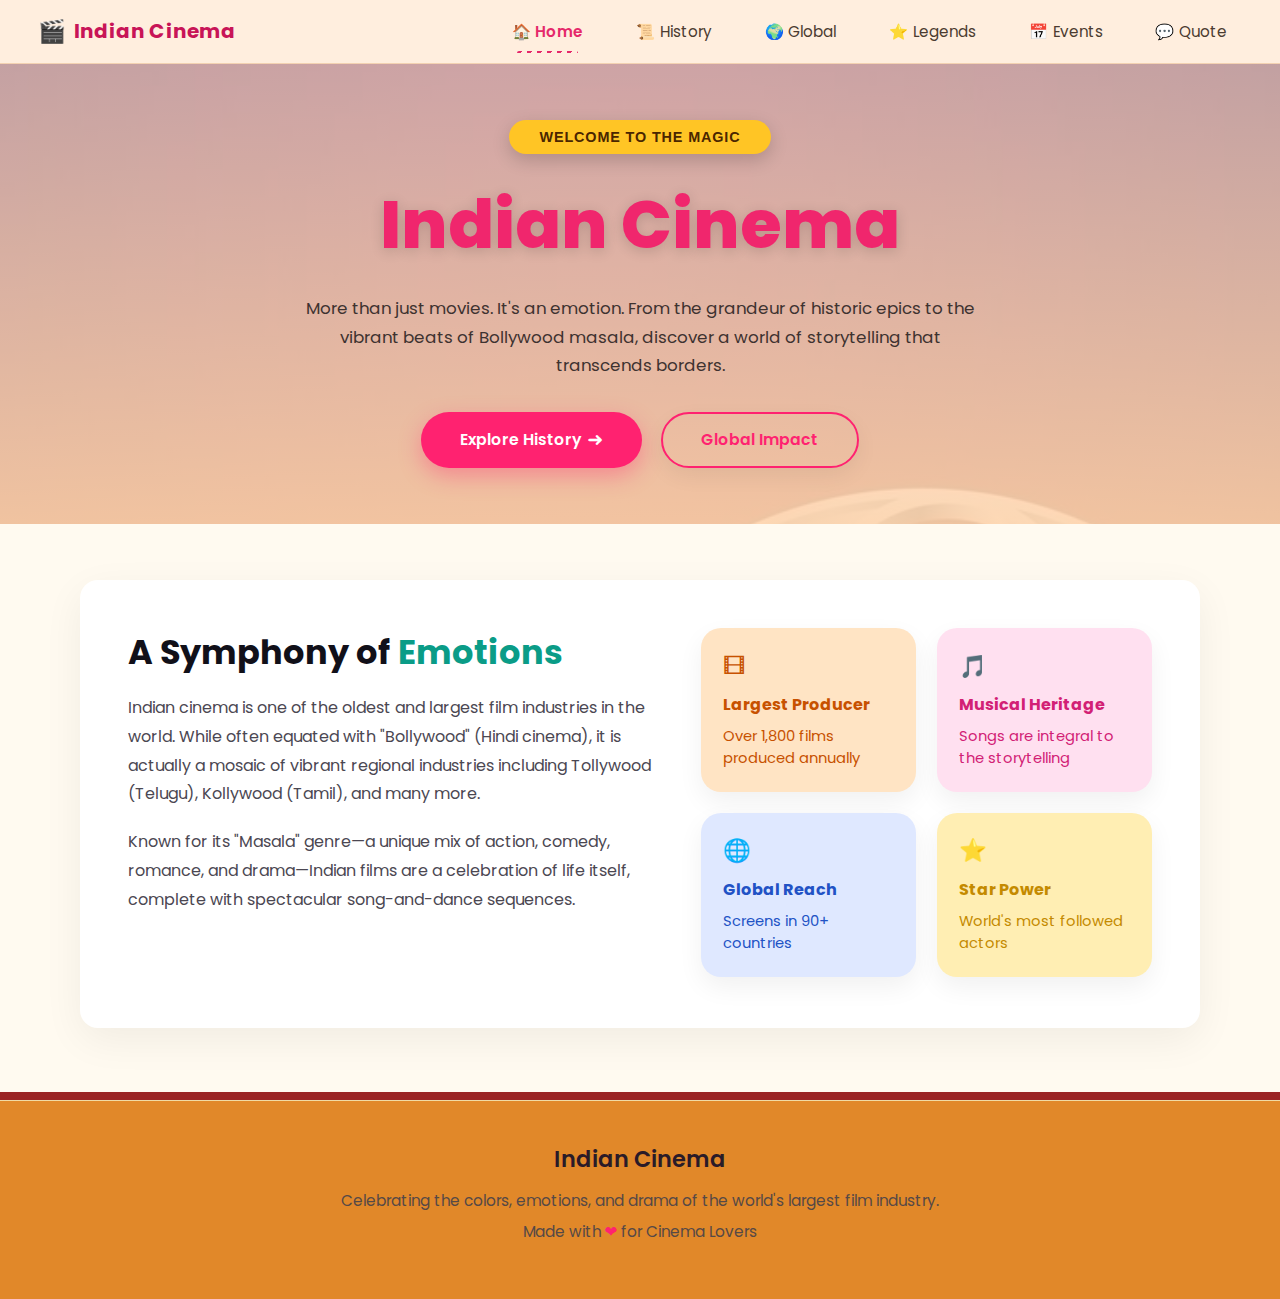
<file: index.html>
<!DOCTYPE html>
<html lang="en">
<head>
    <meta charset="UTF-8">
    <title>Indian Cinema – Home</title>
    <meta name="viewport" content="width=device-width, initial-scale=1.0">

    <!-- Google Font -->
    <link href="https://fonts.googleapis.com/css2?family=Poppins:wght@300;400;600;700;800&display=swap" rel="stylesheet">

    <!-- Home page CSS -->
    <link rel="stylesheet" href="index.css">
</head>
<body>

<!-- ========== NAVBAR ========== -->
<header class="topbar">
    <div class="brand">
        <span class="brand-icon">🎬</span>
        <span class="brand-name">Indian Cinema</span>
    </div>

    <nav class="nav" aria-label="Main navigation">
        <a href="index.html" class="nav-link active">
            <span class="nav-icon">🏠</span>
            <span>Home</span>
        </a>
        <a href="history.html" class="nav-link">
            <span class="nav-icon">📜</span>
            <span>History</span>
        </a>
        <a href="global.html" class="nav-link">
            <span class="nav-icon">🌍</span>
            <span>Global</span>
        </a>
        <a href="legend.html" class="nav-link">
            <span class="nav-icon">⭐</span>
            <span>Legends</span>
        </a>
        <a href="events.html" class="nav-link">
            <span class="nav-icon">📅</span>
            <span>Events</span>
        </a>
        <a href="quote.html" class="nav-link">
            <span class="nav-icon">💬</span>
            <span>Quote</span>
        </a>
    </nav>
</header>

<!-- ========== HERO SECTION ========== -->
<section class="hero">
    <!-- Set your background image in CSS as home-hero.jpg -->
    <div class="hero-overlay"></div>

    <div class="hero-inner">
        <button class="chip" type="button">WELCOME TO THE MAGIC</button>

        <h1 class="hero-title">Indian Cinema</h1>

        <p class="hero-text">
            More than just movies. It's an emotion. From the grandeur of historic epics
            to the vibrant beats of Bollywood masala, discover a world of storytelling
            that transcends borders.
        </p>

        <div class="hero-buttons">
            <a href="history.html" class="btn btn-primary">
                Explore History
                <span class="btn-arrow">➜</span>
            </a>
            <a href="global.html" class="btn btn-outline">
                Global Impact
            </a>
        </div>
    </div>
</section>

<!-- ========== ABOUT / FEATURE SECTION ========== -->
<main>
    <section class="about-section">
        <div class="about-wrapper">
            <!-- Left: Text block -->
            <div class="about-text">
                <h2 class="about-heading">
                    A Symphony of <span>Emotions</span>
                </h2>

                <p>
                    Indian cinema is one of the oldest and largest film industries in the world. While often equated
                    with "Bollywood" (Hindi cinema), it is actually a mosaic of vibrant regional industries including
                    Tollywood (Telugu), Kollywood (Tamil), and many more.
                </p>

                <p>
                    Known for its "Masala" genre—a unique mix of action, comedy, romance, and drama—Indian films are a
                    celebration of life itself, complete with spectacular song-and-dance sequences.
                </p>
            </div>

            <!-- Right: Feature cards grid -->
            <div class="feature-grid">
                <article class="feature-card feature-orange">
                    <div class="feature-icon">🎞</div>
                    <h3>Largest Producer</h3>
                    <p>Over 1,800 films produced annually</p>
                </article>

                <article class="feature-card feature-pink">
                    <div class="feature-icon">🎵</div>
                    <h3>Musical Heritage</h3>
                    <p>Songs are integral to the storytelling</p>
                </article>

                <article class="feature-card feature-blue">
                    <div class="feature-icon">🌐</div>
                    <h3>Global Reach</h3>
                    <p>Screens in 90+ countries</p>
                </article>

                <article class="feature-card feature-yellow">
                    <div class="feature-icon">⭐</div>
                    <h3>Star Power</h3>
                    <p>World's most followed actors</p>
                </article>
            </div>
        </div>
    </section>
</main>

<!-- ========== FOOTER ========== -->
<footer class="footer">
    <h3>Indian Cinema</h3>
    <p>Celebrating the colors, emotions, and drama of the world's largest film industry.</p>
    <p class="footer-made">
        Made with <span class="heart">❤</span> for Cinema Lovers
    </p>
</footer>

</body>
</html>
</file>
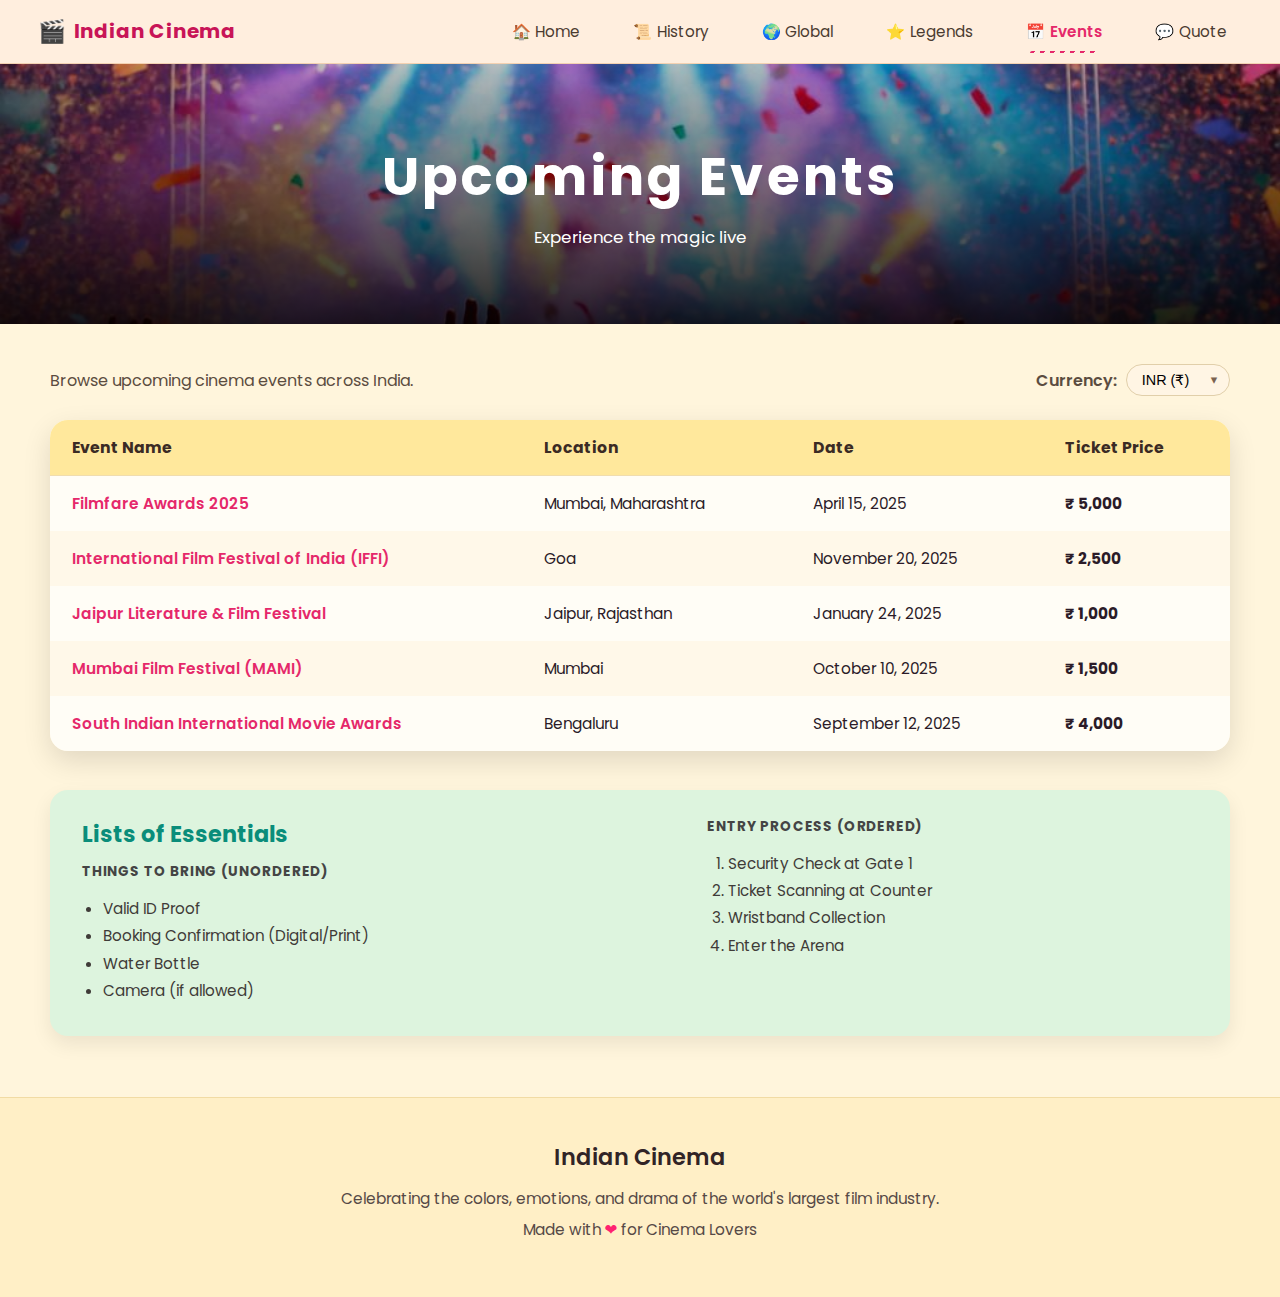
<file: events.html>
<!DOCTYPE html>
<html lang="en">
<head>
    <meta charset="UTF-8">
    <title>Indian Cinema – Upcoming Events</title>
    <meta name="viewport" content="width=device-width, initial-scale=1.0">

    <!-- Google Font -->
    <link href="https://fonts.googleapis.com/css2?family=Poppins:wght@300;400;600;700;800&display=swap" rel="stylesheet">

    <!-- Page CSS -->
    <link rel="stylesheet" href="events.css">
</head>
<body>

<!-- ========== NAVBAR ========== -->
<header class="topbar">
    <div class="brand">
        <span class="brand-icon">🎬</span>
        <span class="brand-name">Indian Cinema</span>
    </div>

    <nav class="nav" aria-label="Main navigation">
        <a href="home.html" class="nav-link">
            <span class="nav-icon">🏠</span>
            <span>Home</span>
        </a>
        <a href="history.html" class="nav-link">
            <span class="nav-icon">📜</span>
            <span>History</span>
        </a>
        <a href="global.html" class="nav-link">
            <span class="nav-icon">🌍</span>
            <span>Global</span>
        </a>
        <a href="legend.html" class="nav-link">
            <span class="nav-icon">⭐</span>
            <span>Legends</span>
        </a>
        <a href="events.html" class="nav-link active">
            <span class="nav-icon">📅</span>
            <span>Events</span>
        </a>
        <a href="quote.html" class="nav-link">
            <span class="nav-icon">💬</span>
            <span>Quote</span>
        </a>
    </nav>
</header>

<!-- ========== HERO BANNER ========== -->
<section class="hero">
    <!-- put your festival banner as events-hero.jpg or change URL in CSS -->
    <div class="hero-overlay"></div>
    <div class="hero-content">
        <h1>Upcoming Events</h1>
        <p>Experience the magic live</p>
    </div>
</section>

<!-- ========== MAIN CONTENT ========== -->
<main class="events-main">

    <!-- Intro + currency selector -->
    <section class="events-intro">
        <p>Browse upcoming cinema events across India.</p>

        <div class="currency-wrapper" aria-label="Currency selector">
            <span class="currency-label">Currency:</span>
            <div class="currency-select">
                <select id="currencySelect">
                    <option value="INR" selected>INR (₹)</option>
                    <option value="USD">USD ($)</option>
                    <option value="EUR">EUR (€)</option>
                    <option value="GBP">GBP (£)</option>
                </select>
            </div>
        </div>
    </section>

    <!-- Events table -->
    <section class="events-table-section" aria-label="Upcoming cinema events">
        <div class="table-wrapper">
            <table class="events-table">
                <thead>
                    <tr>
                        <th scope="col">Event Name</th>
                        <th scope="col">Location</th>
                        <th scope="col">Date</th>
                        <th scope="col">Ticket Price</th>
                    </tr>
                </thead>
                <tbody>
                    <tr>
                        <td class="event-name">
                            <a href="#" class="event-link">Filmfare Awards 2025</a>
                        </td>
                        <td>Mumbai, Maharashtra</td>
                        <td>April 15, 2025</td>
                        <td class="price" data-base="5000"></td>
                    </tr>
                    <tr>
                        <td class="event-name">
                            <a href="#" class="event-link">International Film Festival of India (IFFI)</a>
                        </td>
                        <td>Goa</td>
                        <td>November 20, 2025</td>
                        <td class="price" data-base="2500"></td>
                    </tr>
                    <tr>
                        <td class="event-name">
                            <a href="#" class="event-link">Jaipur Literature &amp; Film Festival</a>
                        </td>
                        <td>Jaipur, Rajasthan</td>
                        <td>January 24, 2025</td>
                        <td class="price" data-base="1000"></td>
                    </tr>
                    <tr>
                        <td class="event-name">
                            <a href="#" class="event-link">Mumbai Film Festival (MAMI)</a>
                        </td>
                        <td>Mumbai</td>
                        <td>October 10, 2025</td>
                        <td class="price" data-base="1500"></td>
                    </tr>
                    <tr>
                        <td class="event-name">
                            <a href="#" class="event-link">South Indian International Movie Awards</a>
                        </td>
                        <td>Bengaluru</td>
                        <td>September 12, 2025</td>
                        <td class="price" data-base="4000"></td>
                    </tr>
                </tbody>
            </table>
        </div>
    </section>

    <!-- Lists of Essentials (ordered / unordered) -->
    <section class="essentials-section">
        <div class="essentials-card">
            <div class="essentials-grid">
                <div class="essentials-column">
                    <h2>Lists of Essentials</h2>
                    <h3>Things to bring (unordered)</h3>
                    <ul>
                        <li>Valid ID Proof</li>
                        <li>Booking Confirmation (Digital/Print)</li>
                        <li>Water Bottle</li>
                        <li>Camera (if allowed)</li>
                    </ul>
                </div>
                <div class="essentials-column">
                    <h3>Entry Process (ordered)</h3>
                    <ol>
                        <li>Security Check at Gate 1</li>
                        <li>Ticket Scanning at Counter</li>
                        <li>Wristband Collection</li>
                        <li>Enter the Arena</li>
                    </ol>
                </div>
            </div>
        </div>
    </section>
</main>

<!-- ========== FOOTER (same style as home) ========== -->
<footer class="footer">
    <h3>Indian Cinema</h3>
    <p>Celebrating the colors, emotions, and drama of the world's largest film industry.</p>
    <p class="footer-made">
        Made with <span class="heart">❤</span> for Cinema Lovers
    </p>
</footer>

<!-- ========== SIMPLE CURRENCY SCRIPT ========== -->
<script>
    // Base prices are in INR
    const rates = {
        INR: { symbol: "₹", factor: 1 },
        USD: { symbol: "$", factor: 0.012 },  // approx
        EUR: { symbol: "€", factor: 0.011 },  // approx
        GBP: { symbol: "£", factor: 0.0095 }  // approx
    };

    function updatePrices(currency) {
        const { symbol, factor } = rates[currency];
        document.querySelectorAll(".price").forEach(cell => {
            const baseInr = Number(cell.getAttribute("data-base")) || 0;
            const converted = Math.round(baseInr * factor);
            const value = currency === "INR" ? baseInr : converted;
            cell.textContent = symbol + " " + value.toLocaleString("en-IN");
        });
    }

    document.addEventListener("DOMContentLoaded", () => {
        const select = document.getElementById("currencySelect");
        updatePrices(select.value);

        select.addEventListener("change", () => {
            updatePrices(select.value);
        });
    });
</script>

</body>
</html>
</file>
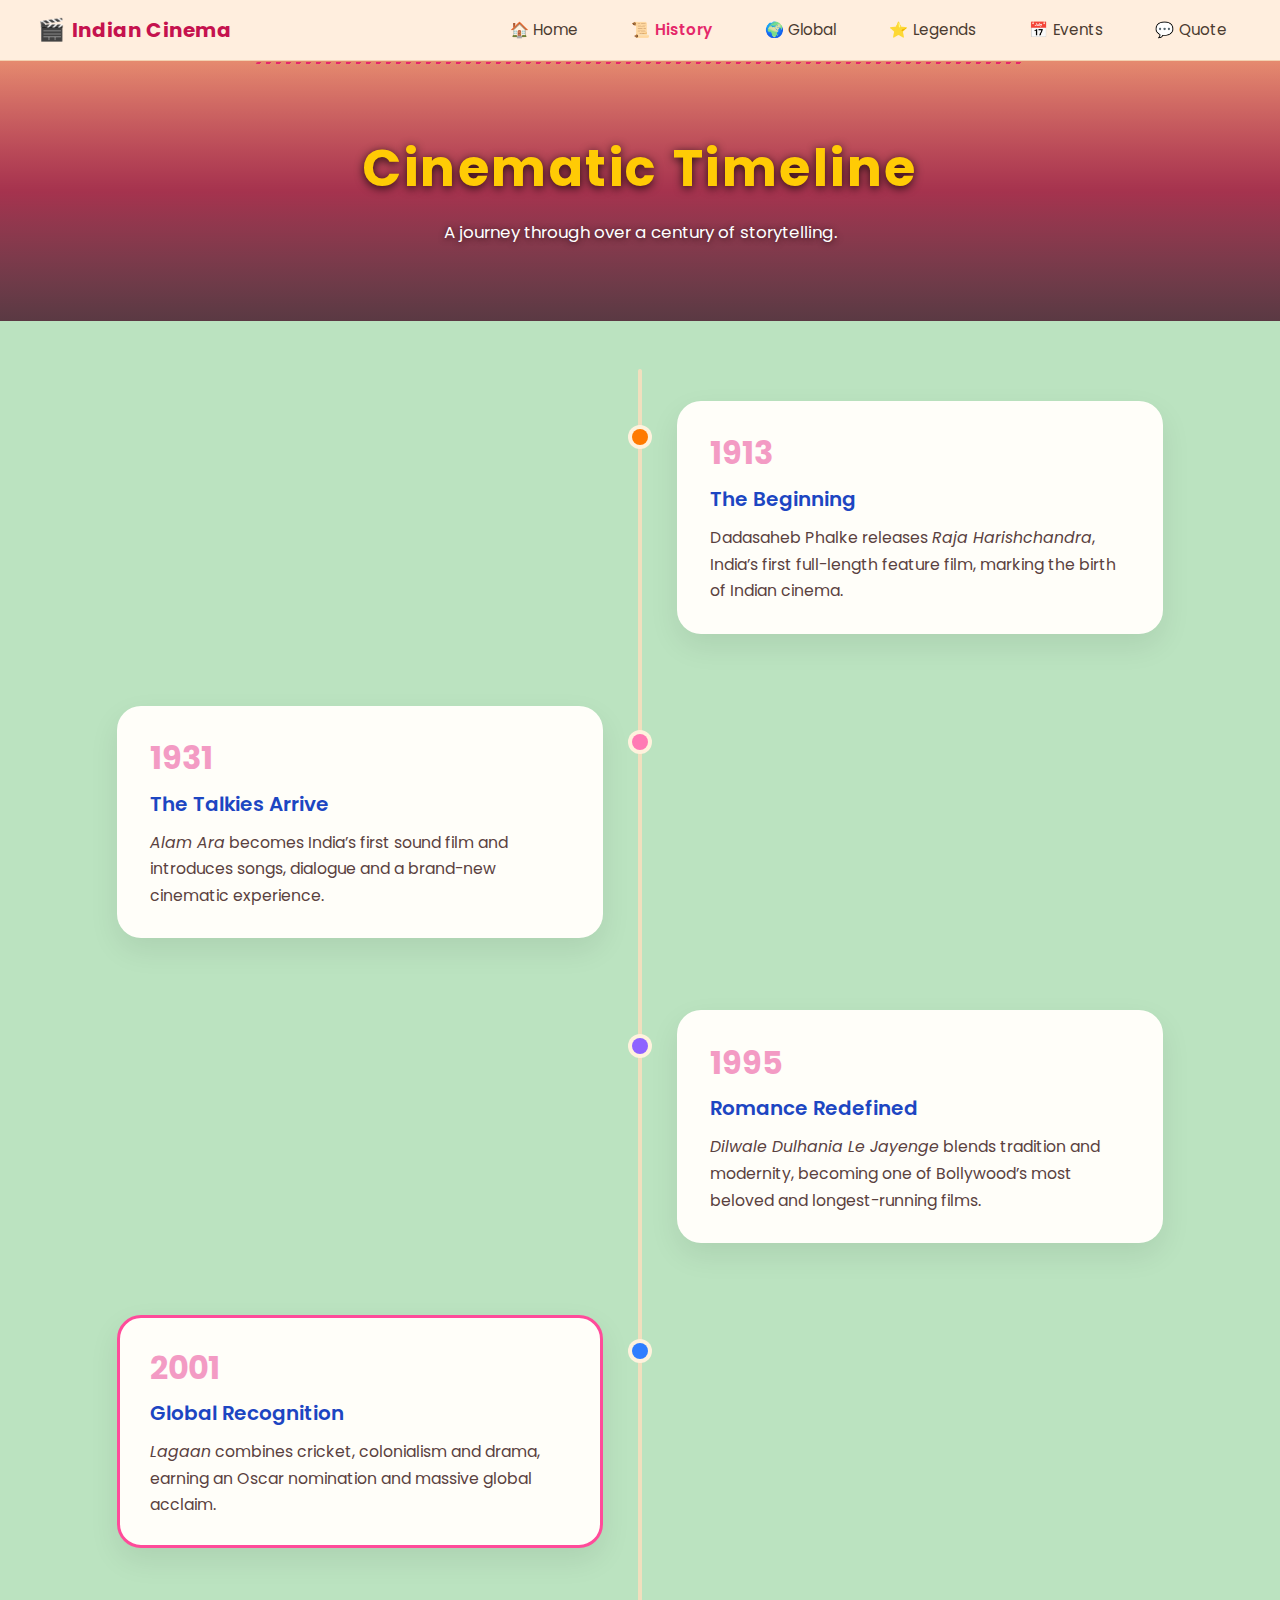
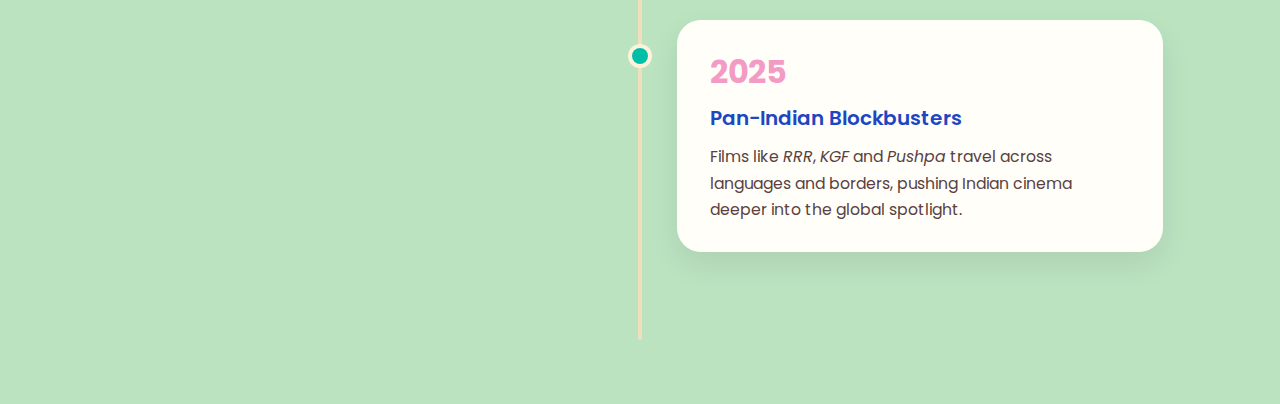
<file: history.html>
<!DOCTYPE html>
<html lang="en">
<head>
    <title>Indian Cinema – Cinematic Timeline</title>
    

    <!-- Optional Google Font (looks similar to screenshot) -->
    <link href="https://fonts.googleapis.com/css2?family=Poppins:wght@300;400;600;700&display=swap" rel="stylesheet">

    <!-- Page CSS -->
    <link rel="stylesheet" href="history.css">
</head>
<body>

<!-- ================= NAVBAR ================= -->
<header class="topbar">
    <div class="brand">
        <span class="brand-icon">🎬</span>
        <span class="brand-name">Indian Cinema</span>
    </div>

    <nav class="nav" aria-label="Main navigation">
        <a href="home.html" class="nav-link">
            <span class="nav-icon">🏠</span>
            <span>Home</span>
        </a>
        <a href="#" class="nav-link active">
            <span class="nav-icon">📜</span>
            <span>History</span>
        </a>
        <a href="global.html" class="nav-link">
            <span class="nav-icon">🌍</span>
            <span>Global</span>
        </a>
        <a href="legend.html" class="nav-link">
            <span class="nav-icon">⭐</span>
            <span>Legends</span>
        </a>
        <a href="events.html" class="nav-link">
            <span class="nav-icon">📅</span>
            <span>Events</span>
        </a>
        <a href="quote.html" class="nav-link">
            <span class="nav-icon">💬</span>
            <span>Quote</span>
        </a>
    </nav>
</header>

<!-- HERO  -->
<section class="hero" aria-labelledby="hero-title">
    <!-- Use any poster-style image and name it history-hero.jpg, or change in CSS -->
    <div class="hero-overlay"></div>

    <div class="hero-content">
        <h1 id="hero-title">Cinematic Timeline</h1>
        <p>A journey through over a century of storytelling.</p>
    </div>
</section>

<!-- TIMELINE -->
<main class="main">
    <section class="timeline-section" aria-label="History of Indian cinema timeline">
        <div class="timeline">

            <!-- 1913 - RIGHT -->
            <article class="timeline-item right" tabindex="0">
                <span class="timeline-dot dot-orange" aria-hidden="true"></span>
                <div class="timeline-card">
                    <p class="timeline-year">1913</p>
                    <h2 class="timeline-title">The Beginning</h2>
                    <p class="timeline-text">
                        Dadasaheb Phalke releases <em>Raja Harishchandra</em>, 
                        India’s first full-length feature film, marking the birth of Indian cinema.
                    </p>
                </div>
            </article>

            <!-- 1931 - LEFT -->
            <article class="timeline-item left" tabindex="0">
                <span class="timeline-dot dot-pink" aria-hidden="true"></span>
                <div class="timeline-card">
                    <p class="timeline-year">1931</p>
                    <h2 class="timeline-title">The Talkies Arrive</h2>
                    <p class="timeline-text">
                        <em>Alam Ara</em> becomes India’s first sound film and 
                        introduces songs, dialogue and a brand-new cinematic experience.
                    </p>
                </div>
            </article>

            <!-- 1995 - RIGHT -->
            <article class="timeline-item right" tabindex="0">
                <span class="timeline-dot dot-purple" aria-hidden="true"></span>
                <div class="timeline-card">
                    <p class="timeline-year">1995</p>
                    <h2 class="timeline-title">Romance Redefined</h2>
                    <p class="timeline-text">
                        <em>Dilwale Dulhania Le Jayenge</em> blends tradition and modernity, 
                        becoming one of Bollywood’s most beloved and longest-running films.
                    </p>
                </div>
            </article>

            <!-- 2001 - LEFT -->
            <article class="timeline-item left" tabindex="0">
                <span class="timeline-dot dot-blue" aria-hidden="true"></span>
                <div class="timeline-card emphasis">
                    <p class="timeline-year">2001</p>
                    <h2 class="timeline-title">Global Recognition</h2>
                    <p class="timeline-text">
                        <em>Lagaan</em> combines cricket, colonialism and drama, 
                        earning an Oscar nomination and massive global acclaim.
                    </p>
                </div>
            </article>

            <!-- 2022 - RIGHT -->
            <article class="timeline-item right" tabindex="0">
                <span class="timeline-dot dot-teal" aria-hidden="true"></span>
                <div class="timeline-card">
                    <p class="timeline-year">2025</p>
                    <h2 class="timeline-title">Pan-Indian Blockbusters</h2>
                    <p class="timeline-text">
                        Films like <em>RRR</em>, <em>KGF</em> and <em>Pushpa</em> travel across 
                        languages and borders, pushing Indian cinema deeper into the global spotlight.
                    </p>
                </div>
            </article>

        </div>
    </section>
</main>

</body>
</html>
</file>
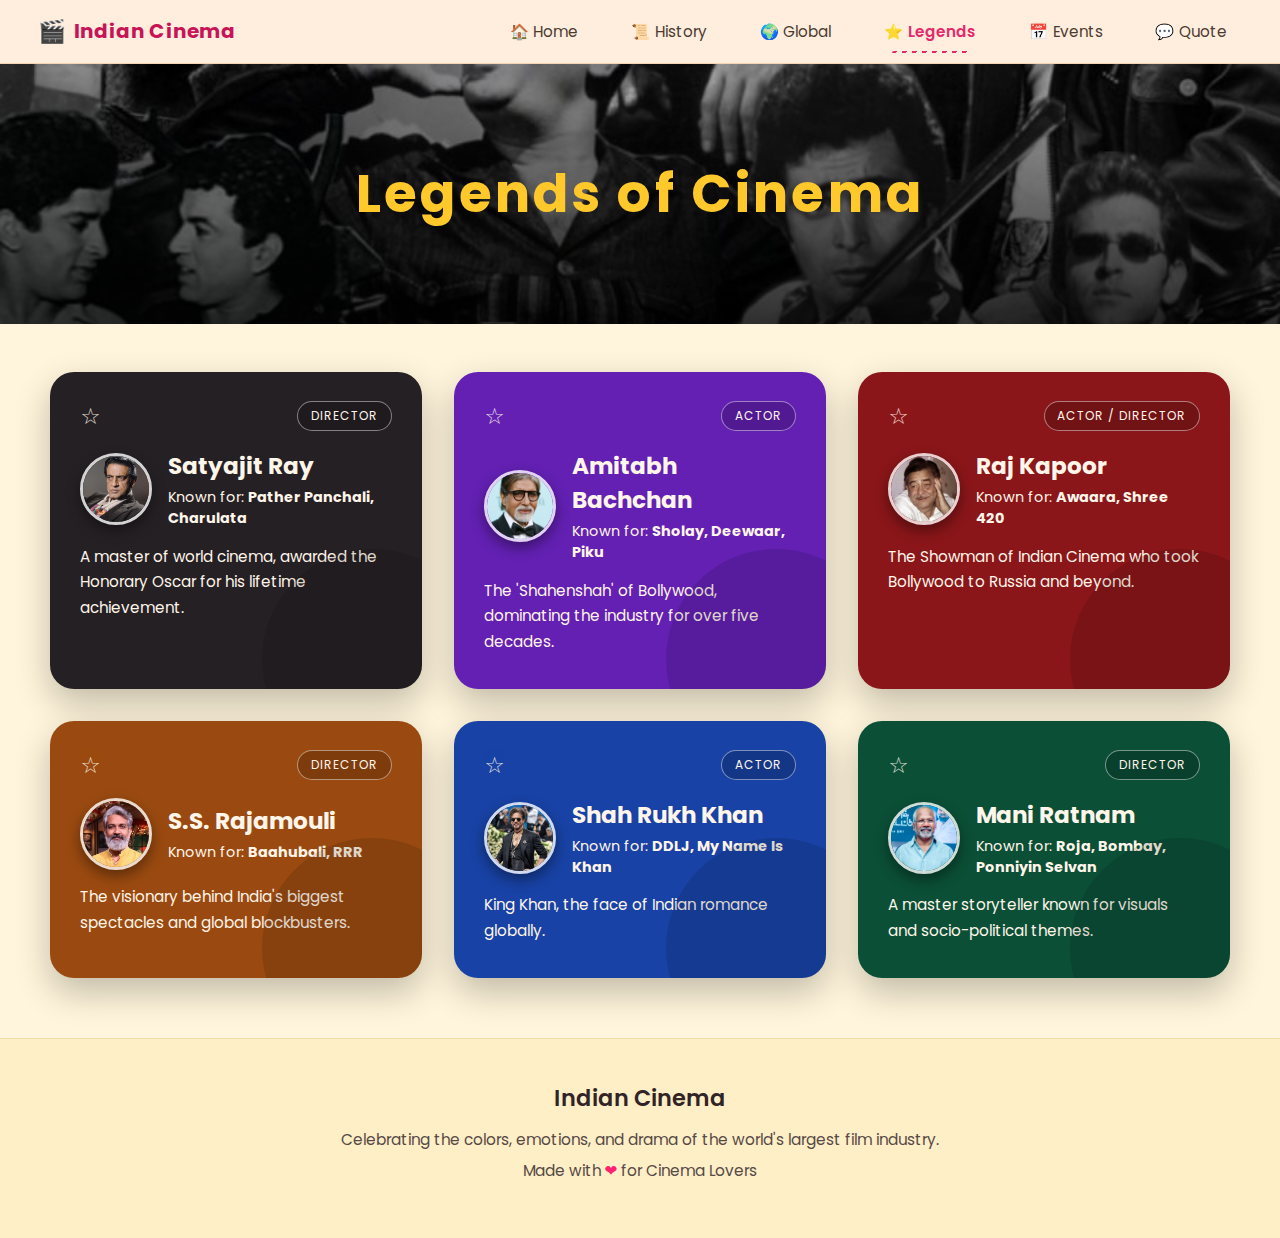
<file: legend.html>
<!DOCTYPE html>
<html lang="en">
<head>
    <meta charset="UTF-8">
    <title>Indian Cinema – Legends of Cinema</title>
    <meta name="viewport" content="width=device-width, initial-scale=1.0">

    <!-- Google Font -->
    <link href="https://fonts.googleapis.com/css2?family=Poppins:wght@300;400;600;700;800&display=swap" rel="stylesheet">

    <!-- Page CSS -->
    <link rel="stylesheet" href="legends.css">
</head>
<body>

<!-- ========== NAVBAR ========== -->
<header class="topbar">
    <div class="brand">
        <span class="brand-icon">🎬</span>
        <span class="brand-name">Indian Cinema</span>
    </div>

    <nav class="nav" aria-label="Main navigation">
        <a href="index.html" class="nav-link">
            <span class="nav-icon">🏠</span>
            <span>Home</span>
        </a>
        <a href="history.html" class="nav-link">
            <span class="nav-icon">📜</span>
            <span>History</span>
        </a>
        <a href="global.html" class="nav-link">
            <span class="nav-icon">🌍</span>
            <span>Global</span>
        </a>
        <a href="legend.html" class="nav-link active">
            <span class="nav-icon">⭐</span>
            <span>Legends</span>
        </a>
        <a href="events.html" class="nav-link">
            <span class="nav-icon">📅</span>
            <span>Events</span>
        </a>
        <a href="quote.html" class="nav-link">
            <span class="nav-icon">💬</span>
            <span>Quote</span>
        </a>
    </nav>
</header>

<!-- ========== HERO BANNER ========== -->
<section class="hero">
    <!-- put your banner image as legends-hero.jpg or change in CSS -->
    <div class="hero-overlay"></div>
    <div class="hero-content">
        <h1>Legends of Cinema</h1>
    </div>
</section>

<!-- ========== LEGENDS GRID ========== -->
<main class="legends-main">
    <section class="legends-section" aria-label="Legendary figures of Indian cinema">
        <div class="legend-grid">

            <!-- Satyajit Ray -->
            <article class="legend-card card-dark">
                <div class="card-top-row">
                    <span class="star">☆</span>
                    <span class="badge">DIRECTOR</span>
                </div>

                <div class="legend-header">
                    <div class="legend-photo">
                        <img src="satyajit ray.jpg" alt="Satyajit Ray">
                    </div>
                    <div class="legend-header-text">
                        <h2 class="legend-name">Satyajit Ray</h2>
                        <p class="known-for">
                            Known for: <strong>Pather Panchali, Charulata</strong>
                        </p>
                    </div>
                </div>

                <p class="legend-text">
                    A master of world cinema, awarded the Honorary Oscar for his lifetime
                    achievement.
                </p>
                <div class="corner-shape"></div>
            </article>

            <!-- Amitabh Bachchan -->
            <article class="legend-card card-purple">
                <div class="card-top-row">
                    <span class="star">☆</span>
                    <span class="badge">ACTOR</span>
                </div>

                <div class="legend-header">
                    <div class="legend-photo">
                        <img src="Amitabh Bachchan.webp" alt="Amitabh Bachchan">
                    </div>
                    <div class="legend-header-text">
                        <h2 class="legend-name">Amitabh Bachchan</h2>
                        <p class="known-for">
                            Known for: <strong>Sholay, Deewaar, Piku</strong>
                        </p>
                    </div>
                </div>

                <p class="legend-text">
                    The 'Shahenshah' of Bollywood, dominating the industry for over five decades.
                </p>
                <div class="corner-shape"></div>
            </article>

            <!-- Raj Kapoor -->
            <article class="legend-card card-red">
                <div class="card-top-row">
                    <span class="star">☆</span>
                    <span class="badge">ACTOR / DIRECTOR</span>
                </div>

                <div class="legend-header">
                    <div class="legend-photo">
                        <img src="raj-kapoor.webp" alt="Raj Kapoor">
                    </div>
                    <div class="legend-header-text">
                        <h2 class="legend-name">Raj Kapoor</h2>
                        <p class="known-for">
                            Known for: <strong>Awaara, Shree 420</strong>
                        </p>
                    </div>
                </div>

                <p class="legend-text">
                    The Showman of Indian Cinema who took Bollywood to Russia and beyond.
                </p>
                <div class="corner-shape"></div>
            </article>

            <!-- S.S. Rajamouli -->
            <article class="legend-card card-brown">
                <div class="card-top-row">
                    <span class="star">☆</span>
                    <span class="badge">DIRECTOR</span>
                </div>

                <div class="legend-header">
                    <div class="legend-photo">
                        <img src="SS-Rajamouli.jpg" alt="S.S. Rajamouli">
                    </div>
                    <div class="legend-header-text">
                        <h2 class="legend-name">S.S. Rajamouli</h2>
                        <p class="known-for">
                            Known for: <strong>Baahubali, RRR</strong>
                        </p>
                    </div>
                </div>

                <p class="legend-text">
                    The visionary behind India's biggest spectacles and global blockbusters.
                </p>
                <div class="corner-shape"></div>
            </article>

            <!-- Shah Rukh Khan -->
            <article class="legend-card card-blue">
                <div class="card-top-row">
                    <span class="star">☆</span>
                    <span class="badge">ACTOR</span>
                </div>

                <div class="legend-header">
                    <div class="legend-photo">
                        <img src="srk.jpg" alt="Shah Rukh Khan">
                    </div>
                    <div class="legend-header-text">
                        <h2 class="legend-name">Shah Rukh Khan</h2>
                        <p class="known-for">
                            Known for: <strong>DDLJ, My Name Is Khan</strong>
                        </p>
                    </div>
                </div>

                <p class="legend-text">
                    King Khan, the face of Indian romance globally.
                </p>
                <div class="corner-shape"></div>
            </article>

            <!-- Mani Ratnam -->
            <article class="legend-card card-green">
                <div class="card-top-row">
                    <span class="star">☆</span>
                    <span class="badge">DIRECTOR</span>
                </div>

                <div class="legend-header">
                    <div class="legend-photo">
                        <img src="Mani Ratnam.jpg" alt="Mani Ratnam">
                    </div>
                    <div class="legend-header-text">
                        <h2 class="legend-name">Mani Ratnam</h2>
                        <p class="known-for">
                            Known for: <strong>Roja, Bombay, Ponniyin Selvan</strong>
                        </p>
                    </div>
                </div>

                <p class="legend-text">
                    A master storyteller known for visuals and socio-political themes.
                </p>
                <div class="corner-shape"></div>
            </article>

        </div>
    </section>
</main>

<!-- ========== FOOTER ========== -->
<footer class="footer">
    <h3>Indian Cinema</h3>
    <p>Celebrating the colors, emotions, and drama of the world's largest film industry.</p>
    <p class="footer-made">
        Made with <span class="heart">❤</span> for Cinema Lovers
    </p>
</footer>

</body>
</html>
</file>
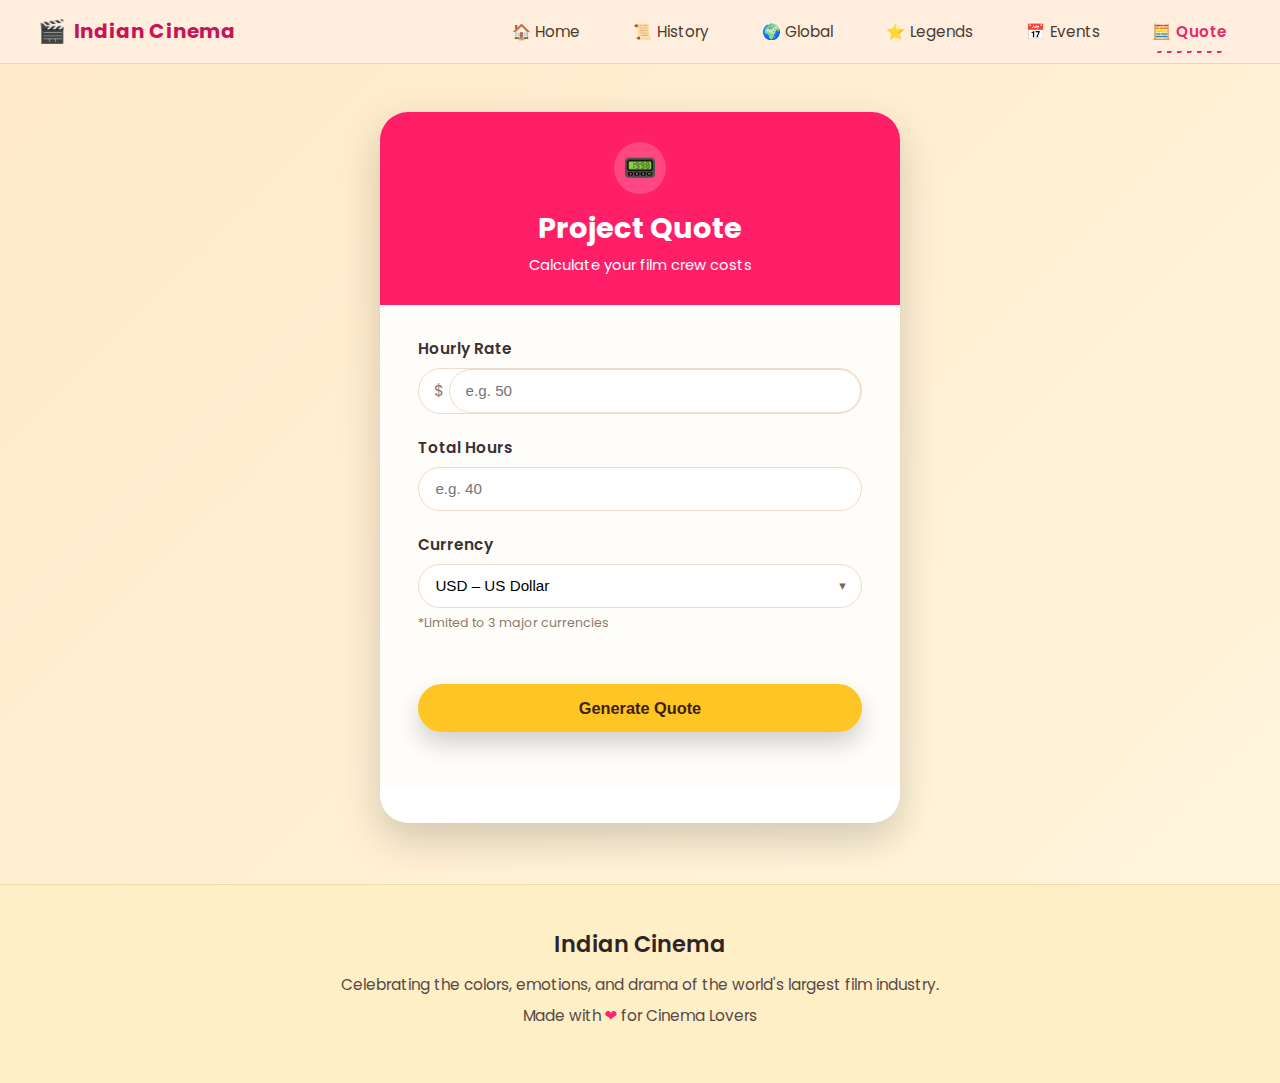
<file: quote.html>
<!DOCTYPE html>
<html lang="en">
<head>
    <meta charset="UTF-8">
    <title>Indian Cinema – Project Quote</title>
    <meta name="viewport" content="width=device-width, initial-scale=1.0">

    <!-- Google Font -->
    <link href="https://fonts.googleapis.com/css2?family=Poppins:wght@300;400;600;700;800&display=swap" rel="stylesheet">

    <!-- Styles -->
    <link rel="stylesheet" href="quote.css">
</head>
<body>

<!-- ========== NAVBAR ========== -->
<header class="topbar">
    <div class="brand">
        <span class="brand-icon">🎬</span>
        <span class="brand-name">Indian Cinema</span>
    </div>

    <nav class="nav" aria-label="Main navigation">
        <a href="index.html" class="nav-link">
            <span class="nav-icon">🏠</span>
            <span>Home</span>
        </a>
        <a href="history.html" class="nav-link">
            <span class="nav-icon">📜</span>
            <span>History</span>
        </a>
        <a href="global.html" class="nav-link">
            <span class="nav-icon">🌍</span>
            <span>Global</span>
        </a>
        <a href="legend.html" class="nav-link">
            <span class="nav-icon">⭐</span>
            <span>Legends</span>
        </a>
        <a href="events.html" class="nav-link">
            <span class="nav-icon">📅</span>
            <span>Events</span>
        </a>
        <a href="quote.html" class="nav-link active">
            <span class="nav-icon">🧮</span>
            <span>Quote</span>
        </a>
    </nav>
</header>

<!-- ========== PAGE BACKGROUND ========== -->
<main class="quote-main">
    <section class="quote-section" aria-label="Project quote calculator">
        <div class="quote-card">

            <!-- Card header -->
            <div class="quote-card-header">
                <div class="icon-circle">
                    📟
                </div>
                <h1>Project Quote</h1>
                <p>Calculate your film crew costs</p>
            </div>

            <!-- Card body -->
            <form class="quote-form" id="quoteForm" novalidate>
                <!-- Hourly rate -->
                <div class="form-group">
                    <label for="hourlyRate">Hourly Rate</label>
                    <div class="input-wrapper">
                        <span class="input-prefix" id="currencySymbol">$</span>
                        <input 
                            type="number" 
                            id="hourlyRate" 
                            name="hourlyRate" 
                            placeholder="e.g. 50" 
                            min="0" 
                            step="0.01" 
                            required
                        >
                    </div>
                </div>

                <!-- Total hours -->
                <div class="form-group">
                    <label for="totalHours">Total Hours</label>
                    <input 
                        type="number" 
                        id="totalHours" 
                        name="totalHours" 
                        placeholder="e.g. 40" 
                        min="0" 
                        step="0.5" 
                        required
                    >
                </div>

                <!-- Currency -->
                <div class="form-group">
                    <label for="currency">Currency</label>
                    <div class="select-wrapper">
                        <select id="currency" name="currency">
                            <option value="USD" selected>USD – US Dollar</option>
                            <option value="EUR">EUR – Euro</option>
                            <option value="GBP">GBP – Pound Sterling</option>
                        </select>
                    </div>
                    <p class="helper-text">*Limited to 3 major currencies</p>
                </div>

                <!-- Error message -->
                <p class="error-message" id="errorMessage" aria-live="polite"></p>

                <!-- Button -->
                <button type="submit" class="btn-primary">
                    Generate Quote
                </button>

                <!-- Result -->
                <div class="quote-result" id="quoteResult" aria-live="polite">
                    <!-- Filled by JavaScript -->
                </div>
            </form>
        </div>
    </section>
</main>

<!-- ========== FOOTER ========== -->
<footer class="footer">
    <h3>Indian Cinema</h3>
    <p>Celebrating the colors, emotions, and drama of the world's largest film industry.</p>
    <p class="footer-made">
        Made with <span class="heart">❤</span> for Cinema Lovers
    </p>
</footer>

<!-- Scripts -->
<script src="quote.js"></script>
</body>
</html>
</file>
<file: index.css>
/* ========== RESET & BASE ========== */
* {
    margin: 0;
    padding: 0;
    box-sizing: border-box;
}

html {
    scroll-behavior: smooth;
}

body {
    font-family: "Poppins", system-ui, sans-serif;
    background-color: #9a2424;
    color: #2a1b28;
}

/* ========== NAVBAR  ========== */

.topbar {
    width: 100%;
    background-color: #ffeede;
    display: flex;
    align-items: center;
    justify-content: space-between;
    padding: 0.9rem 2.4rem;
    border-bottom: 1px solid #f3d1b1;
    position: sticky;
    top: 0;
    z-index: 50;
}

.brand {
    display: flex;
    align-items: center;
    gap: 0.45rem;
}

.brand-icon {
    font-size: 1.4rem;
}

.brand-name {
    font-weight: 700;
    font-size: 1.25rem;
    letter-spacing: 0.04em;
    color: #c81457;
}

.nav {
    display: flex;
    align-items: center;
    gap: 1.5rem;
    flex-wrap: wrap;
}

.nav-link {
    display: inline-flex;
    align-items: center;
    gap: 0.3rem;
    font-size: 0.95rem;
    color: #4b3b30;
    text-decoration: none;
    padding: 0.35rem 0.9rem;
    border-radius: 999px;
    position: relative;
    transition:
        background-color 0.25s ease,
        box-shadow 0.25s ease,
        transform 0.15s ease,
        color 0.25s ease;
}

.nav-link:hover,
.nav-link:focus-visible {
    background-color: #ffd4b8;
    box-shadow: 0 3px 10px rgba(0,0,0,0.15);
    transform: translateY(-1px);
    outline: none;
}

/* Active tab with pink text + wavy-like underline */
.nav-link.active {
    color: #e5286a;
    font-weight: 600;
}

.nav-link.active::after {
    content: "";
    position: absolute;
    left: 20%;
    right: 20%;
    bottom: -6px;
    height: 4px;
    border-radius: 999px;
    background-image: radial-gradient(circle at 2px -2px, #e5286a 4px, transparent 4px);
    background-size: 10px 8px;
    background-repeat: repeat-x;
}

/* ========== HERO ========== */

.hero {
    position: relative;
    height: 460px;
    min-height: 340px;
    background: url("page1.jpg") center/cover no-repeat; /* put your image in root folder */
    display: flex;
    align-items: center;
    justify-content: center;
}

.hero-overlay {
    position: absolute;
    inset: 0;
    background: linear-gradient(
        to bottom,
        rgba(255,255,255,0.6),
        rgba(255,214,175,0.9)
    );
}

.hero-inner {
    position: relative;
    max-width: 900px;
    text-align: center;
    padding: 2rem 1.5rem;
}

/* badge */
.chip {
    border: none;
    outline: none;
    padding: 0.55rem 1.9rem;
    border-radius: 999px;
    background-color: #ffc525;
    font-size: 0.9rem;
    font-weight: 700;
    letter-spacing: 0.06em;
    text-transform: uppercase;
    color: #4a2600;
    margin-bottom: 1.3rem;
    box-shadow: 0 6px 18px rgba(0,0,0,0.18);
}

/* main heading */
.hero-title {
    font-size: clamp(3rem, 6vw, 4.2rem);
    font-weight: 800;
    color: #f0266d;
    margin-bottom: 1.1rem;
    text-shadow: 0 3px 14px rgba(0,0,0,0.16);
}

/* subtitle */
.hero-text {
    font-size: 1.05rem;
    max-width: 680px;
    margin: 0 auto;
    line-height: 1.7;
    color: #3e3230;
}

/* hero buttons */
.hero-buttons {
    margin-top: 2rem;
    display: flex;
    justify-content: center;
    gap: 1.2rem;
    flex-wrap: wrap;
}

.btn {
    display: inline-flex;
    align-items: center;
    justify-content: center;
    gap: 0.4rem;
    padding: 0.85rem 2.4rem;
    border-radius: 999px;
    border: none;
    text-decoration: none;
    font-size: 0.98rem;
    font-weight: 600;
    cursor: pointer;
    transition:
        transform 0.15s ease,
        box-shadow 0.25s ease,
        background-color 0.25s ease,
        color 0.25s ease,
        border-color 0.25s ease;
}

.btn-primary {
    background-color: #ff2270;
    color: #fff;
    box-shadow: 0 8px 22px rgba(255,34,112,0.35);
}

.btn-outline {
    background-color: transparent;
    color: #ff2270;
    border: 2px solid #ff2270;
    box-shadow: 0 8px 22px rgba(0,0,0,0.06);
    background-clip: padding-box;
}

.btn:hover,
.btn:focus-visible {
    transform: translateY(-2px);
    box-shadow: 0 10px 28px rgba(0,0,0,0.25);
    outline: none;
}

.btn-outline:hover,
.btn-outline:focus-visible {
    background-color: #ff2270;
    color: #fff;
}

.btn-arrow {
    font-size: 1.2rem;
}

/* ========== ABOUT / FEATURE SECTION ========== */

.about-section {
    background-color: #fffaf0;
    padding: 3.5rem 1.5rem 4rem;
}

.about-wrapper {
    max-width: 1120px;
    margin: 0 auto;
    background-color: #ffffff;
    border-radius: 18px;
    box-shadow: 0 12px 40px rgba(0,0,0,0.06);
    padding: 3rem 3rem 3.2rem;
    display: grid;
    grid-template-columns: 1.3fr 1.1fr;
    gap: 2.5rem;
}

/* Left text */
.about-heading {
    font-size: 2.1rem;
    margin-bottom: 1rem;
    color: #111019;
}

.about-heading span {
    color: #0a9c87;
}

.about-text p {
    font-size: 1rem;
    line-height: 1.8;
    color: #4b4752;
    margin-bottom: 1.2rem;
}

/* Right grid */
.feature-grid {
    display: grid;
    grid-template-columns: repeat(2, minmax(0, 1fr));
    gap: 1.3rem;
}

.feature-card {
    border-radius: 20px;
    padding: 1.3rem 1.4rem 1.4rem;
    background-color: #ffe3c4;
    display: flex;
    flex-direction: column;
    gap: 0.3rem;
    box-shadow: 0 10px 26px rgba(0,0,0,0.06);
}

.feature-card h3 {
    font-size: 1rem;
    font-weight: 700;
    margin-bottom: 0.2rem;
}

.feature-card p {
    font-size: 0.92rem;
    line-height: 1.5;
}

/* card icon */
.feature-icon {
    font-size: 1.4rem;
    margin-bottom: 0.3rem;
}

/* different card colors */
.feature-orange {
    background-color: #ffe4c4;
    color: #c75100;
}

.feature-pink {
    background-color: #ffe0f0;
    color: #d22075;
}

.feature-blue {
    background-color: #dfe8ff;
    color: #2152c5;
}

.feature-yellow {
    background-color: #ffeeb3;
    color: #c48a00;
}

/* ========== FOOTER ========== */

.footer {
    background-color: #e18829;
    text-align: center;
    padding: 2.6rem 1.5rem 3rem;
    margin-top: 0.5rem;
    border-top: 1px solid #f1dba4;
}

.footer h3 {
    font-size: 1.4rem;
    margin-bottom: 0.8rem;
    font-weight: 600;
}

.footer p {
    font-size: 0.96rem;
    color: #564946;
    margin-bottom: 0.5rem;
}

.footer-made {
    font-size: 0.9rem;
}

.footer-made .heart {
    color: #ff2270;
}

/* ========== RESPONSIVE ========== */

@media (max-width: 900px) {
    .topbar {
        padding-inline: 1.3rem;
    }

    .nav {
        gap: 1rem;
    }

    .about-wrapper {
        padding-inline: 2.1rem;
    }
}

@media (max-width: 768px) {
    .topbar {
        flex-direction: column;
        align-items: flex-start;
        gap: 0.5rem;
    }

    .hero {
        height: 400px;
    }

    .about-wrapper {
        grid-template-columns: 1fr;
        padding: 2.4rem 1.5rem;
    }
}

@media (max-width: 520px) {
    .hero-title {
        font-size: 2.7rem;
    }

    .about-section {
        padding-inline: 1rem;
    }
}
</file>
<file: events.css>
/* ========== RESET & BASE ========== */
* {
    margin: 0;
    padding: 0;
    box-sizing: border-box;
}

html {
    scroll-behavior: smooth;
}

body {
    font-family: "Poppins", system-ui, -apple-system, BlinkMacSystemFont, sans-serif;
    background-color: #fff5dc;
    color: #2b1b28;
}

/* ========== NAVBAR (same system as other pages) ========== */

.topbar {
    width: 100%;
    background-color: #ffeede;
    display: flex;
    align-items: center;
    justify-content: space-between;
    padding: 0.9rem 2.4rem;
    border-bottom: 1px solid #f3d1b1;
    position: sticky;
    top: 0;
    z-index: 50;
}

.brand {
    display: flex;
    align-items: center;
    gap: 0.45rem;
}

.brand-icon {
    font-size: 1.4rem;
}

.brand-name {
    font-weight: 700;
    font-size: 1.25rem;
    letter-spacing: 0.04em;
    color: #c81457;
}

.nav {
    display: flex;
    align-items: center;
    gap: 1.5rem;
    flex-wrap: wrap;
}

.nav-link {
    display: inline-flex;
    align-items: center;
    gap: 0.3rem;
    font-size: 0.95rem;
    color: #4b3b30;
    text-decoration: none;
    padding: 0.35rem 0.9rem;
    border-radius: 999px;
    position: relative;
    transition:
        background-color 0.25s ease,
        box-shadow 0.25s ease,
        transform 0.15s ease,
        color 0.25s ease;
}

.nav-link:hover,
.nav-link:focus-visible {
    background-color: #ffd4b8;
    box-shadow: 0 3px 10px rgba(0,0,0,0.15);
    transform: translateY(-1px);
    outline: none;
}

/* active tab underline */

.nav-link.active {
    color: #e5286a;
    font-weight: 600;
}

.nav-link.active::after {
    content: "";
    position: absolute;
    left: 18%;
    right: 18%;
    bottom: -6px;
    height: 4px;
    border-radius: 999px;
    background-image: radial-gradient(circle at 2px -2px, #e5286a 4px, transparent 4px);
    background-size: 10px 8px;
    background-repeat: repeat-x;
}

/* ========== HERO BANNER ========== */

.hero {
    position: relative;
    height: 260px;
    background: url("concert.jpg") center/cover no-repeat;
    display: flex;
    align-items: center;
    justify-content: center;
}

.hero-overlay {
    position: absolute;
    inset: 0;
    background: linear-gradient(
        to bottom,
        rgba(0,0,0,0.25),
        rgba(0,0,0,0.85)
    );
}

.hero-content {
    position: relative;
    text-align: center;
    color: #fff;
}

.hero-content h1 {
    font-size: clamp(2.7rem, 4.3vw, 3.3rem);
    font-weight: 700;
    letter-spacing: 0.06em;
}

.hero-content p {
    margin-top: 0.5rem;
    font-size: 1.05rem;
}

/* ========== MAIN LAYOUT ========== */

.events-main {
    background-color: #fff5dc;
    padding: 2.5rem 1.5rem 3.8rem;
}

/* Intro + currency */

.events-intro {
    max-width: 1180px;
    margin: 0 auto 1.5rem;
    display: flex;
    justify-content: space-between;
    align-items: center;
    gap: 1rem;
    color: #5b4c40;
}

.currency-wrapper {
    display: flex;
    align-items: center;
    gap: 0.6rem;
}

.currency-label {
    font-weight: 600;
}

.currency-select {
    position: relative;
}

.currency-select select {
    appearance: none;
    -webkit-appearance: none;
    -moz-appearance: none;
    border-radius: 999px;
    border: 1px solid #e1cfaa;
    padding: 0.45rem 2.2rem 0.45rem 0.9rem;
    font-size: 0.9rem;
    background-color: #fff5e4;
    cursor: pointer;
    outline: none;
}

/* custom arrow */
.currency-select::after {
    content: "▾";
    position: absolute;
    right: 0.8rem;
    top: 50%;
    transform: translateY(-52%);
    font-size: 0.8rem;
    pointer-events: none;
    color: #7a6350;
}

/* ========== EVENTS TABLE ========== */

.events-table-section {
    max-width: 1180px;
    margin: 0 auto;
}

.table-wrapper {
    background-color: transparent;
    border-radius: 18px;
    overflow: hidden;
    box-shadow: 0 10px 28px rgba(0,0,0,0.12);
}

.events-table {
    width: 100%;
    border-collapse: collapse;
    background-color: #fffdf6;
    font-size: 0.96rem;
}

.events-table thead {
    background-color: #ffe89c;
}

.events-table th,
.events-table td {
    padding: 1rem 1.4rem;
    text-align: left;
}

.events-table th {
    font-size: 0.98rem;
    font-weight: 700;
    color: #3b2b24;
    border-bottom: 1px solid #f0ddaf;
}

.events-table tbody tr:nth-child(even) {
    background-color: #fff8e9;
}

.events-table tbody tr:hover {
    background-color: #ffeedd;
}

.event-name {
    width: 40%;
}

.event-link {
    color: #e5286a;
    text-decoration: none;
    font-weight: 600;
}

.event-link:hover,
.event-link:focus-visible {
    text-decoration: underline;
}

.price {
    font-weight: 700;
    text-align: right;
}

/* ========== ESSENTIALS SECTION ========== */

.essentials-section {
    max-width: 1180px;
    margin: 2.4rem auto 0;
}

.essentials-card {
    background-color: #ddf4de;
    border-radius: 18px;
    padding: 1.7rem 2rem 2rem;
    box-shadow: 0 8px 20px rgba(0,0,0,0.08);
}

.essentials-grid {
    display: grid;
    grid-template-columns: 1.2fr 1fr;
    gap: 2.3rem;
}

.essentials-column h2 {
    font-size: 1.4rem;
    color: #0a8d7a;
    margin-bottom: 0.7rem;
}

.essentials-column h3 {
    font-size: 0.85rem;
    text-transform: uppercase;
    letter-spacing: 0.06em;
    color: #444;
    margin-bottom: 0.8rem;
}

.essentials-column ul,
.essentials-column ol {
    padding-left: 1.3rem;
    line-height: 1.8;
    color: #3f3b38;
    font-size: 0.95rem;
}

/* ========== FOOTER ========== */

.footer {
    background-color: #ffefc6;
    text-align: center;
    padding: 2.6rem 1.5rem 3rem;
    border-top: 1px solid #f1dba4;
}

.footer h3 {
    font-size: 1.4rem;
    margin-bottom: 0.8rem;
    font-weight: 600;
    color: #312426;
}

.footer p {
    font-size: 0.96rem;
    color: #564946;
    margin-bottom: 0.5rem;
}

.footer-made {
    font-size: 0.9rem;
}

.footer-made .heart {
    color: #ff2270;
}

/* ========== RESPONSIVE ========== */

@media (max-width: 1024px) {
    .events-intro {
        flex-direction: column;
        align-items: flex-start;
    }

    .essentials-grid {
        grid-template-columns: 1fr;
    }

    .topbar {
        padding-inline: 1.6rem;
    }
}

@media (max-width: 768px) {
    .topbar {
        flex-direction: column;
        align-items: flex-start;
        gap: 0.5rem;
    }

    .events-main {
        padding-inline: 1rem;
    }
}

@media (max-width: 520px) {
    .hero {
        height: 230px;
    }

    .events-table th,
    .events-table td {
        padding: 0.8rem 0.9rem;
    }
}
</file>
<file: history.css>
/* ============== RESET & BASE ============== */
* {
    margin: 0;
    padding: 0;
    box-sizing: border-box;
}

html {
    scroll-behavior: smooth;
}

body {
    font-family: "Poppins", system-ui, -apple-system, BlinkMacSystemFont, sans-serif;
    background-color: #bbe3c0; 
    color: #2b1b28;
}

/* ============== NAVBAR ============== */

.topbar {
    width: 100%;
    background-color: #ffeede;
    display: flex;
    align-items: center;
    justify-content: space-between;
    padding: 0.8rem 2.4rem;
    border-bottom: 1px solid #f3d1b1;
    position: sticky;
    top: 0;
    z-index: 50;
}

.brand {
    display: flex;
    align-items: center;
    gap: 0.4rem;
}

.brand-icon {
    font-size: 1.35rem;
}

.brand-name {
    font-weight: 700;
    font-size: 1.25rem;
    letter-spacing: 0.03em;
    color: #c5124e;
}

.nav {
    display: flex;
    align-items: center;
    gap: 1.5rem;
    flex-wrap: wrap;
}

.nav-link {
    display: inline-flex;
    align-items: center;
    gap: 0.3rem;
    font-size: 0.95rem;
    color: #4b3b30;
    text-decoration: none;
    padding: 0.35rem 0.9rem;
    border-radius: 999px;
    transition:
        background-color 0.25s ease,
        box-shadow 0.25s ease,
        transform 0.15s ease;
}

.nav-link:hover,
.nav-link:focus-visible {
    background-color: #ffd4b8;
    box-shadow: 0 3px 10px rgba(0,0,0,0.15);
    transform: translateY(-1px);
    outline: none;
}

.nav-link.active {
    color: #e5286a;
    font-weight: 600;
}
.nav-link.active::after {
    content: "";
    position: absolute;
    left: 20%;
    right: 20%;
    bottom: -6px;
    height: 4px;
    border-radius: 999px;
    background-image: radial-gradient(circle at 2px -2px, #e5286a 4px, transparent 4px);
    background-size: 10px 8px;
    background-repeat: repeat-x;
}

/* ============== HERO ============== */

.hero {
    position: relative;
    height: 260px;
    background: linear-gradient(
        #ff9a7b,
        #ff4e78,
        #e18fa7);
    display: flex;
    align-items: center;
    justify-content: center;
    overflow: hidden;
}

.hero-overlay {
    position: absolute;
    inset: 0;
    background: linear-gradient(
        to bottom,
        rgba(0,0,0,0.1),
        rgba(0,0,0,0.6)
    );
}

.hero-content {
    position: relative;
    text-align: center;
    color: #fff;
    padding: 2rem 1rem 2.4rem;
}

.hero-content h1 {
    font-size: clamp(2.6rem, 4vw, 3.2rem);
    font-weight: 700;
    letter-spacing: 0.05em;
    color: #ffcb05;
    text-shadow: 0 2px 10px rgba(0,0,0,0.8);
}

.hero-content p {
    margin-top: 0.7rem;
    font-size: 1.05rem;
    max-width: 540px;
    margin-inline: auto;
    text-shadow: 0 1px 6px rgba(0,0,0,0.7);
}

/* ============== MAIN WRAPPER ============== */

.main {
    padding: 3rem 0 4rem;
}

/* ============== TIMELINE ============== */

.timeline-section {
    width: 100%;
}

.timeline {
    position: relative;
    width: min(1120px, 94%);
    margin: 0 auto;
    padding: 2rem 0 1rem;
}

/* Center vertical line */
.timeline::before {
    content: "";
    position: absolute;
    top: 0;
    bottom: 0;
    left: 50%;
    width: 4px;
    transform: translateX(-50%);
    background: #f1dfbe;
    border-radius: 999px;
}

/* Timeline items */

.timeline-item {
    position: relative;
    width: 50%;
    padding: 0 2.3rem;
    margin-bottom: 4.5rem;
    outline: none;
}

/* Left / Right alignment */
.timeline-item.left {
    left: 0;
}

.timeline-item.right {
    left: 50%;
}

/* Colored dots */

.timeline-dot {
    position: absolute;
    top: 28px;
    width: 16px;
    height: 16px;
    border-radius: 50%;
    box-shadow: 0 0 0 4px #fff2dd;
}

.timeline-item.left .timeline-dot {
    right: -8px; /* touches center line */
}

.timeline-item.right .timeline-dot {
    left: -8px;
}

.dot-orange { background-color: #ff7a00; }
.dot-pink   { background-color: #ff7ab4; }
.dot-purple { background-color: #8e63ff; }
.dot-blue   { background-color: #2f7dff; }
.dot-teal   { background-color: #00bfa6; }

/* Card style */

.timeline-card {
    background-color: #fffef9;
    border-radius: 24px;
    padding: 1.6rem 1.9rem;
    box-shadow: 0 12px 30px rgba(0,0,0,0.08);
    border: 3px solid transparent;
    transition:
        opacity 0.3s ease,
        transform 0.3s ease,
        box-shadow 0.25s ease,
        border-color 0.25s ease;
    opacity: 1;             
    transform: translateY(0) scale(1);

}

/* emphasised card (like 2001 screenshot with colored border) */
.timeline-card.emphasis {
    border-color: #ff4b9a;
}

/* hover/focus behaviour – "hover system" */

.timeline-item:hover .timeline-card,
.timeline-item:focus-within .timeline-card {
    opacity: 1;
    transform: translateY(-4px) scale(1.06);
    box-shadow: 0 22px 55px rgba(0,0,0,0.22);
    border-color: #ff5fa8;
}


/* content inside cards */

.timeline-year {
    font-size: 2rem;
    font-weight: 700;
    color: #f39bc4;
    margin-bottom: 0.4rem;
}

.timeline-title {
    font-size: 1.25rem;
    color: #1d46c2;
    margin-bottom: 0.7rem;
    font-weight: 600;
}

.timeline-text {
    font-size: 0.98rem;
    line-height: 1.7;
    color: #5a413f;
}

/* subtle glow on dot when active */

.timeline-item:hover .timeline-dot,
.timeline-item:focus-within .timeline-dot {
    animation: dotPulse 1s infinite alternate;
}

@keyframes dotPulse {
    from {
        transform: scale(1);
        box-shadow: 0 0 0 4px #fff2dd;
    }
    to {
        transform: scale(1.08);
        box-shadow: 0 0 0 9px rgba(255, 150, 180, 0.4);
    }
}

/* ============== RESPONSIVE ============== */

@media (max-width: 900px) {
    .topbar {
        padding-inline: 1.2rem;
    }

    .nav {
        gap: 0.9rem;
        font-size: 0.9rem;
    }
}

@media (max-width: 768px) {

    .hero {
        height: 220px;
    }

    .timeline::before {
        left: 26px;
    }

    .timeline-item,
    .timeline-item.left,
    .timeline-item.right {
        width: 100%;
        left: 0;
        padding: 0 1.2rem 0 3.8rem;
        margin-bottom: 3.2rem;
    }

    .timeline-item.left .timeline-dot,
    .timeline-item.right .timeline-dot {
        left: 18px;
        right: auto;
    }

    /* On mobile (touch), make cards fully visible by default */
    .timeline-card {
        opacity: 1;
        transform: translateY(0) scale(1);
    }

    .timeline-item:hover .timeline-card,
    .timeline-item:focus-within .timeline-card {
        border-color: #ffb3c7;
    }
}

@media (max-width: 520px) {
    .topbar {
        flex-direction: column;
        align-items: flex-start;
        gap: 0.45rem;
    }

    .nav {
        gap: 0.6rem;
    }
}
</file>
<file: legends.css>
/* ========== RESET & BASE ========== */
* {
    margin: 0;
    padding: 0;
    box-sizing: border-box;
}

html {
    scroll-behavior: smooth;
}

body {
    font-family: "Poppins", system-ui, -apple-system, BlinkMacSystemFont, sans-serif;
    background-color: #fff5dc;
    color: #fefefe;
}

/* ========== NAVBAR ========== */

.topbar {
    width: 100%;
    background-color: #ffeede;
    display: flex;
    align-items: center;
    justify-content: space-between;
    padding: 0.9rem 2.4rem;
    border-bottom: 1px solid #f3d1b1;
    position: sticky;
    top: 0;
    z-index: 50;
}

.brand {
    display: flex;
    align-items: center;
    gap: 0.45rem;
}

.brand-icon {
    font-size: 1.4rem;
}

.brand-name {
    font-weight: 700;
    font-size: 1.25rem;
    letter-spacing: 0.04em;
    color: #c81457;
}

.nav {
    display: flex;
    align-items: center;
    gap: 1.5rem;
    flex-wrap: wrap;
}

.nav-link {
    display: inline-flex;
    align-items: center;
    gap: 0.3rem;
    font-size: 0.95rem;
    color: #4b3b30;
    text-decoration: none;
    padding: 0.35rem 0.9rem;
    border-radius: 999px;
    position: relative;
    transition:
        background-color 0.25s ease,
        box-shadow 0.25s ease,
        transform 0.15s ease,
        color 0.25s ease;
}

.nav-link:hover,
.nav-link:focus-visible {
    background-color: #ffd4b8;
    box-shadow: 0 3px 10px rgba(0,0,0,0.15);
    transform: translateY(-1px);
    outline: none;
}

/* active tab underline */

.nav-link.active {
    color: #e5286a;
    font-weight: 600;
}

.nav-link.active::after {
    content: "";
    position: absolute;
    left: 18%;
    right: 18%;
    bottom: -6px;
    height: 4px;
    border-radius: 999px;
    background-image: radial-gradient(circle at 2px -2px, #e5286a 4px, transparent 4px);
    background-size: 10px 8px;
    background-repeat: repeat-x;
}

/* ========== HERO BANNER ========== */

.hero {
    position: relative;
    height: 260px;
    background: url("legend-hero.jpg") center/cover no-repeat;
    display: flex;
    align-items: center;
    justify-content: center;
}

.hero-overlay {
    position: absolute;
    inset: 0;
    background: linear-gradient(
        to bottom,
        rgba(0,0,0,0.3),
        rgba(0,0,0,0.8)
    );
}

.hero-content {
    position: relative;
    text-align: center;
}

.hero-content h1 {
    font-size: clamp(2.7rem, 4.4vw, 3.3rem);
    font-weight: 700;
    color: #ffc82b;
    letter-spacing: 0.06em;
}

/* ========== LEGENDS GRID ========== */

.legends-main {
    padding: 3rem 1.5rem 3.8rem;
    background-color: #fff5dc;
}

.legends-section {
    max-width: 1180px;
    margin: 0 auto;
}

.legend-grid {
    display: grid;
    grid-template-columns: repeat(3, minmax(0, 1fr));
    gap: 2rem;
}

/* card base */

.legend-card {
    position: relative;
    border-radius: 24px;
    padding: 1.7rem 1.9rem 2.1rem;
    color: #fff5e9;
    box-shadow: 0 14px 35px rgba(0,0,0,0.24);
    overflow: hidden;
    min-height: 230px;

    transition: transform 0.25s ease, box-shadow 0.25s ease;
}

.legend-card:hover {
    transform: scale(1.04);
    box-shadow: 0 20px 50px rgba(0,0,0,0.28);
    cursor: pointer;

}

.card-top-row {
    display: flex;
    justify-content: space-between;
    align-items: center;
    margin-bottom: 1rem;
}

.star {
    font-size: 1.4rem;
    opacity: 0.85;
}

.badge {
    font-size: 0.75rem;
    letter-spacing: 0.08em;
    text-transform: uppercase;
    padding: 0.3rem 0.8rem;
    border-radius: 999px;
    border: 1px solid rgba(255,255,255,0.45);
    background-color: rgba(0,0,0,0.18);
}

/* header with image and name */

.legend-header {
    display: flex;
    align-items: center;
    gap: 1rem;
    margin-bottom: 0.9rem;
}

.legend-photo {
    flex: 0 0 72px;
    width: 72px;
    height: 72px;
    border-radius: 50%;
    overflow: hidden;
    border: 3px solid rgba(255,255,255,0.8);
    box-shadow: 0 6px 14px rgba(0,0,0,0.4);
}

.legend-photo img {
    width: 100%;
    height: 100%;
    object-fit: cover;
    display: block;
}

.legend-header-text {
    flex: 1;
}

.legend-name {
    font-size: 1.45rem;
    margin-bottom: 0.25rem;
}

.known-for {
    font-size: 0.9rem;
    margin-bottom: 0;
}

/* body text */

.legend-text {
    margin-top: 0.9rem;
    font-size: 0.95rem;
    line-height: 1.7;
}

/* decorative corner circle */

.corner-shape {
    position: absolute;
    width: 220px;
    height: 220px;
    border-radius: 50%;
    background-color: rgba(0,0,0,0.12);
    bottom: -80px;
    right: -60px;
}

/* card colors */

.card-dark  { background-color: #252024; }
.card-purple{ background-color: #6320b3; }
.card-red   { background-color: #8a1619; }
.card-brown { background-color: #9a4a10; }
.card-blue  { background-color: #1842a5; }
.card-green { background-color: #0b4f37; }

/* ========== FOOTER ========== */

.footer {
    background-color: #ffefc6;
    text-align: center;
    padding: 2.6rem 1.5rem 3rem;
    border-top: 1px solid #f1dba4;
}

.footer h3 {
    font-size: 1.4rem;
    margin-bottom: 0.8rem;
    font-weight: 600;
    color: #312426;
}

.footer p {
    font-size: 0.96rem;
    color: #564946;
    margin-bottom: 0.5rem;
}

.footer-made {
    font-size: 0.9rem;
}

.footer-made .heart {
    color: #ff2270;
}

/* ========== RESPONSIVE ========== */

@media (max-width: 1024px) {
    .legend-grid {
        grid-template-columns: repeat(2, minmax(0, 1fr));
    }

    .topbar {
        padding-inline: 1.5rem;
    }
}

@media (max-width: 768px) {
    .topbar {
        flex-direction: column;
        align-items: flex-start;
        gap: 0.5rem;
    }

    .legends-main {
        padding-inline: 1rem;
    }

    .legend-grid {
        grid-template-columns: 1fr;
    }
}

@media (max-width: 480px) {
    .hero {
        height: 230px;
    }
}
</file>
<file: quote.css>
/* ========== RESET & BASE ========== */
* {
    margin: 0;
    padding: 0;
    box-sizing: border-box;
}

html {
    scroll-behavior: smooth;
}

body {
    font-family: "Poppins", system-ui, -apple-system, BlinkMacSystemFont, sans-serif;
    background: linear-gradient(135deg, #ffe9c8, #fff7df);
    color: #2b1b28;
}

/* ========== NAVBAR (same system as other pages) ========== */

.topbar {
    width: 100%;
    background-color: #ffeede;
    display: flex;
    align-items: center;
    justify-content: space-between;
    padding: 0.9rem 2.4rem;
    border-bottom: 1px solid #f3d1b1;
    position: sticky;
    top: 0;
    z-index: 50;
}

.brand {
    display: flex;
    align-items: center;
    gap: 0.45rem;
}

.brand-icon {
    font-size: 1.4rem;
}

.brand-name {
    font-weight: 700;
    font-size: 1.25rem;
    letter-spacing: 0.04em;
    color: #c81457;
}

.nav {
    display: flex;
    align-items: center;
    gap: 1.5rem;
    flex-wrap: wrap;
}

.nav-link {
    display: inline-flex;
    align-items: center;
    gap: 0.3rem;
    font-size: 0.95rem;
    color: #4b3b30;
    text-decoration: none;
    padding: 0.35rem 0.9rem;
    border-radius: 999px;
    position: relative;
    transition:
        background-color 0.25s ease,
        box-shadow 0.25s ease,
        transform 0.15s ease,
        color 0.25s ease;
}

.nav-link:hover,
.nav-link:focus-visible {
    background-color: #ffd4b8;
    box-shadow: 0 3px 10px rgba(0,0,0,0.15);
    transform: translateY(-1px);
    outline: none;
}

/* active tab underline */
.nav-link.active {
    color: #e5286a;
    font-weight: 600;
}

.nav-link.active::after {
    content: "";
    position: absolute;
    left: 18%;
    right: 18%;
    bottom: -6px;
    height: 4px;
    border-radius: 999px;
    background-image: radial-gradient(circle at 2px -2px, #e5286a 4px, transparent 4px);
    background-size: 10px 8px;
    background-repeat: repeat-x;
}

/* ========== MAIN LAYOUT ========== */

.quote-main {
    min-height: calc(100vh - 80px);
    padding: 3rem 1.5rem 3.8rem;
    display: flex;
    justify-content: center;
}

.quote-section {
    width: 100%;
    max-width: 960px;
    display: flex;
    justify-content: center;
}

.quote-card {
    width: 100%;
    max-width: 520px;
    background-color: #ffffff;
    border-radius: 28px;
    overflow: hidden;
    box-shadow: 0 16px 40px rgba(0,0,0,0.18);
}

/* header strip */

.quote-card-header {
    background-color: #ff1f69;
    color: #fff;
    padding: 1.9rem 2.4rem 1.8rem;
    text-align: center;
}

.icon-circle {
    width: 52px;
    height: 52px;
    border-radius: 50%;
    margin: 0 auto 0.8rem;
    display: flex;
    align-items: center;
    justify-content: center;
    background-color: rgba(255,255,255,0.18);
    font-size: 1.7rem;
}

.quote-card-header h1 {
    font-size: 1.8rem;
    margin-bottom: 0.3rem;
}

.quote-card-header p {
    font-size: 0.92rem;
}

/* form */

.quote-form {
    padding: 2rem 2.4rem 2.3rem;
    background-color: #fffdf9;
}

.form-group {
    margin-bottom: 1.4rem;
}

.form-group label {
    display: block;
    font-weight: 600;
    font-size: 0.96rem;
    margin-bottom: 0.5rem;
    color: #3b3032;
}

.input-wrapper {
    display: flex;
    align-items: center;
    border-radius: 999px;
    border: 1px solid #f1dac5;
    background-color: #fff;
    padding-left: 0.9rem;
}

.input-prefix {
    font-size: 1rem;
    color: #8a7b6c;
    margin-right: 0.3rem;
}

.input-wrapper input {
    border: none;
    outline: none;
    padding: 0.75rem 1rem 0.8rem;
    flex: 1;
    border-radius: 999px;
    font-size: 0.95rem;
    background-color: transparent;
}

/* plain input */

.form-group input[type="number"]:not(.no-style) {
    width: 100%;
    border-radius: 999px;
    border: 1px solid #f1dac5;
    padding: 0.75rem 1rem 0.8rem;
    font-size: 0.95rem;
    outline: none;
    background-color: #fff;
}

/* select */

.select-wrapper {
    position: relative;
}

.select-wrapper select {
    appearance: none;
    -webkit-appearance: none;
    -moz-appearance: none;
    width: 100%;
    border-radius: 999px;
    border: 1px solid #f1dac5;
    padding: 0.75rem 2.4rem 0.8rem 1rem;
    font-size: 0.95rem;
    outline: none;
    background-color: #fff;
    cursor: pointer;
}

.select-wrapper::after {
    content: "▾";
    position: absolute;
    right: 1rem;
    top: 50%;
    transform: translateY(-52%);
    font-size: 0.8rem;
    pointer-events: none;
    color: #7a6350;
}

.helper-text {
    font-size: 0.78rem;
    color: #8a7b6c;
    margin-top: 0.35rem;
}

/* error & result */

.error-message {
    min-height: 1.2rem;
    font-size: 0.82rem;
    color: #d40000;
    margin-bottom: 0.5rem;
}

.btn-primary {
    display: block;
    width: 100%;
    margin: 0.7rem 0 1.2rem;
    padding: 0.9rem 1.2rem;
    border-radius: 999px;
    border: none;
    background-color: #ffc525;
    color: #3a2203;
    font-weight: 700;
    font-size: 1.02rem;
    cursor: pointer;
    box-shadow: 0 12px 24px rgba(0,0,0,0.18);
    transition:
        background-color 0.2s ease,
        transform 0.15s ease,
        box-shadow 0.2s ease;
}

.btn-primary:hover,
.btn-primary:focus-visible {
    background-color: #ffb800;
    transform: translateY(-1px);
    box-shadow: 0 16px 32px rgba(0,0,0,0.22);
    outline: none;
}

/* result box */

.quote-result {
    background-color: #fff5d3;
    border-radius: 18px;
    padding: 0.9rem 1.1rem;
    font-size: 0.96rem;
    color: #3b3032;
    display: none;
}

.quote-result strong {
    font-size: 1.1rem;
}

/* ========== FOOTER ========== */

.footer {
    background-color: #ffefc6;
    text-align: center;
    padding: 2.6rem 1.5rem 3rem;
    border-top: 1px solid #f1dba4;
}

.footer h3 {
    font-size: 1.4rem;
    margin-bottom: 0.8rem;
    font-weight: 600;
    color: #312426;
}

.footer p {
    font-size: 0.96rem;
    color: #564946;
    margin-bottom: 0.5rem;
}

.footer-made {
    font-size: 0.9rem;
}

.footer-made .heart {
    color: #ff2270;
}

/* ========== RESPONSIVE ========== */

@media (max-width: 900px) {
    .topbar {
        padding-inline: 1.5rem;
    }

    .quote-main {
        padding-inline: 1rem;
    }
}

@media (max-width: 768px) {
    .topbar {
        flex-direction: column;
        align-items: flex-start;
        gap: 0.5rem;
    }

    .quote-card {
        max-width: 100%;
    }
}

@media (max-width: 480px) {
    .quote-card-header {
        padding-inline: 1.5rem;
    }

    .quote-form {
        padding-inline: 1.5rem;
    }
}
</file>
